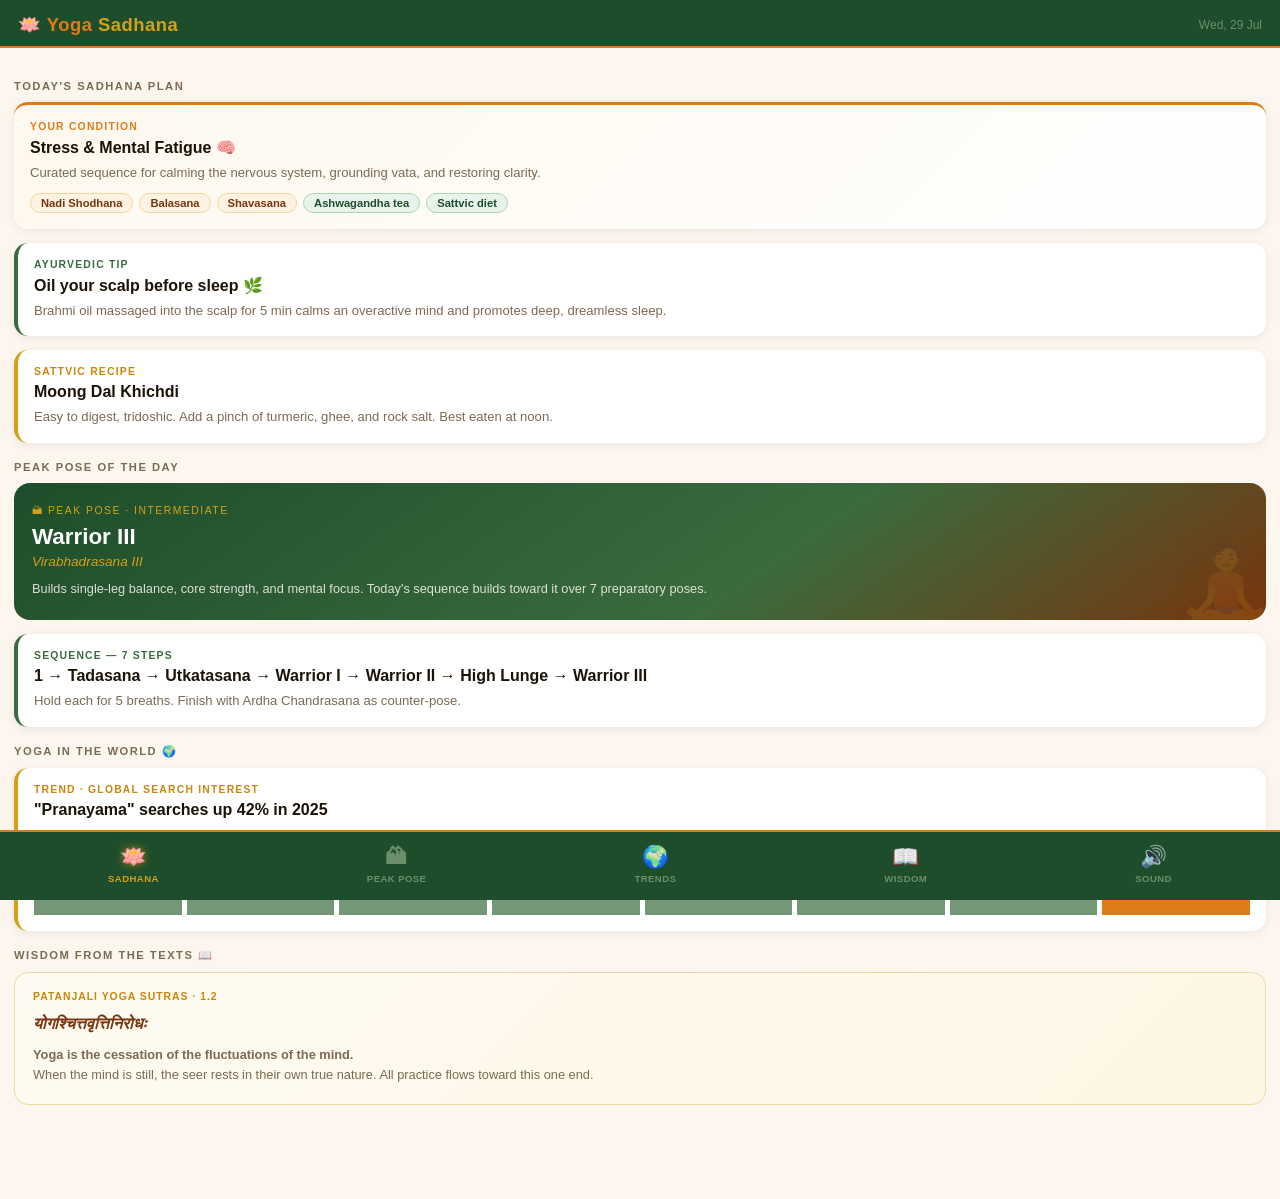
<file: .superpowers/brainstorm/58618-1785345657/content/app-shell.html>
<!DOCTYPE html>
<html lang="en">
<head>
<meta charset="UTF-8">
<meta name="viewport" content="width=device-width, initial-scale=1.0">
<title>Yoga Sadhana — App Shell Preview</title>
<style>
  * { box-sizing: border-box; margin: 0; padding: 0; }
  body { font-family: -apple-system, BlinkMacSystemFont, 'Segoe UI', sans-serif; background: #fdf6ee; color: #1c1207; }

  /* ── Palette ── */
  :root {
    --saffron:   #e07b1a;
    --turmeric:  #c9860d;
    --gold:      #d4a017;
    --forest:    #1e4d2b;
    --moss:      #3a6b3e;
    --sage:      #6b8f6b;
    --cream:     #fdf6ee;
    --bark:      #78350f;
    --text:      #1c1207;
    --muted:     #7c6a52;
  }

  /* ── Header ── */
  .app-header {
    background: var(--forest);
    color: var(--gold);
    padding: 14px 18px 10px;
    display: flex; align-items: center; justify-content: space-between;
    position: sticky; top: 0; z-index: 10;
    border-bottom: 2px solid var(--saffron);
  }
  .app-logo { font-size: 1.15rem; font-weight: 700; letter-spacing: 0.5px; }
  .app-logo span { color: var(--saffron); }
  .app-date { font-size: 0.75rem; color: var(--sage); }

  /* ── Content ── */
  .app-main { padding: 14px; padding-bottom: 80px; }

  /* ── Cards ── */
  .card {
    background: #fff;
    border-radius: 14px;
    padding: 16px;
    margin-bottom: 14px;
    border-left: 4px solid var(--saffron);
    box-shadow: 0 2px 10px rgba(28,18,7,0.07);
  }
  .card.green { border-left-color: var(--moss); }
  .card.gold  { border-left-color: var(--gold); }

  .card-tag {
    font-size: 0.65rem; font-weight: 700; letter-spacing: 1.2px;
    text-transform: uppercase; color: var(--saffron); margin-bottom: 6px;
  }
  .card.green .card-tag { color: var(--moss); }
  .card.gold  .card-tag { color: var(--turmeric); }

  .card h3 { font-size: 1rem; font-weight: 700; margin-bottom: 6px; color: var(--text); }
  .card p  { font-size: 0.82rem; color: var(--muted); line-height: 1.5; }

  .chips { display: flex; flex-wrap: wrap; gap: 6px; margin-top: 10px; }
  .chip {
    font-size: 0.7rem; padding: 3px 10px; border-radius: 99px;
    background: #fef3e2; color: var(--bark); font-weight: 600;
    border: 1px solid #f5d6a0;
  }
  .chip.green { background: #e8f4eb; color: var(--forest); border-color: #b0d4b8; }

  /* ── Pose card ── */
  .pose-hero {
    background: linear-gradient(145deg, var(--forest) 0%, var(--moss) 60%, var(--bark) 100%);
    border-radius: 16px;
    padding: 22px 18px;
    margin-bottom: 14px;
    color: var(--cream);
    position: relative; overflow: hidden;
  }
  .pose-hero::after {
    content: '🧘'; font-size: 5rem; opacity: 0.12;
    position: absolute; right: -10px; bottom: -10px;
  }
  .pose-hero .pose-tag { font-size: 0.65rem; letter-spacing: 1.5px; text-transform: uppercase; color: var(--gold); margin-bottom: 8px; }
  .pose-hero h2 { font-size: 1.4rem; font-weight: 800; color: #fff; margin-bottom: 4px; }
  .pose-hero .sanskrit { font-size: 0.85rem; color: var(--gold); font-style: italic; margin-bottom: 10px; }
  .pose-hero p { font-size: 0.8rem; color: rgba(253,246,238,0.85); line-height: 1.5; }

  /* ── Bottom nav ── */
  .bottom-nav {
    position: fixed; bottom: 0; left: 0; right: 0;
    background: var(--forest);
    border-top: 2px solid var(--saffron);
    display: flex; justify-content: space-around;
    padding: 8px 4px 12px;
    z-index: 10;
  }
  .nav-tab {
    display: flex; flex-direction: column; align-items: center;
    gap: 3px; background: none; border: none; cursor: pointer;
    color: var(--sage); font-size: 0.6rem; font-weight: 600;
    letter-spacing: 0.4px; text-transform: uppercase;
    padding: 4px 8px; border-radius: 10px;
    transition: color 0.2s;
  }
  .nav-tab.active { color: var(--gold); }
  .nav-tab .nav-icon { font-size: 1.35rem; }
  .nav-tab.active .nav-icon { filter: drop-shadow(0 0 4px rgba(212,160,23,0.7)); }

  /* ── Section label ── */
  .section-label {
    font-size: 0.7rem; font-weight: 700; letter-spacing: 1.5px;
    text-transform: uppercase; color: var(--muted); margin: 18px 0 10px;
  }

  /* ── Trend mini-chart placeholder ── */
  .trend-bar { display: flex; align-items: flex-end; gap: 5px; height: 60px; margin-top: 10px; }
  .trend-bar span {
    flex: 1; background: var(--moss); border-radius: 4px 4px 0 0; opacity: 0.7;
    transition: opacity 0.2s;
  }
  .trend-bar span.hi { background: var(--saffron); opacity: 1; }

  /* ── Shloka card ── */
  .shloka {
    background: linear-gradient(135deg, #fffbf2, #fef6e4);
    border: 1px solid #f0d9a0;
    border-radius: 14px; padding: 18px;
    margin-bottom: 14px;
  }
  .shloka .source { font-size: 0.65rem; color: var(--turmeric); font-weight: 700; letter-spacing: 1px; text-transform: uppercase; margin-bottom: 8px; }
  .shloka .verse { font-size: 1rem; color: var(--bark); font-weight: 600; line-height: 1.7; margin-bottom: 8px; font-style: italic; }
  .shloka .meaning { font-size: 0.8rem; color: var(--muted); line-height: 1.6; }
</style>
</head>
<body>

<header class="app-header">
  <span class="app-logo">🪷 <span>Yoga</span> Sadhana</span>
  <span class="app-date">Wed, 29 Jul</span>
</header>

<main class="app-main">

  <!-- ── TAB 1: Sadhana (Condition → Plan) ── -->
  <div class="section-label">Today's Sadhana Plan</div>

  <div class="card" style="background: linear-gradient(135deg,#fef8ee,#fff); border-left: none; border-top: 3px solid var(--saffron);">
    <div class="card-tag">Your Condition</div>
    <h3>Stress & Mental Fatigue 🧠</h3>
    <p>Curated sequence for calming the nervous system, grounding vata, and restoring clarity.</p>
    <div class="chips">
      <span class="chip">Nadi Shodhana</span>
      <span class="chip">Balasana</span>
      <span class="chip">Shavasana</span>
      <span class="chip green">Ashwagandha tea</span>
      <span class="chip green">Sattvic diet</span>
    </div>
  </div>

  <div class="card green">
    <div class="card-tag">Ayurvedic Tip</div>
    <h3>Oil your scalp before sleep 🌿</h3>
    <p>Brahmi oil massaged into the scalp for 5 min calms an overactive mind and promotes deep, dreamless sleep.</p>
  </div>

  <div class="card gold">
    <div class="card-tag">Sattvic Recipe</div>
    <h3>Moong Dal Khichdi</h3>
    <p>Easy to digest, tridoshic. Add a pinch of turmeric, ghee, and rock salt. Best eaten at noon.</p>
  </div>

  <!-- ── TAB 2: Peak Pose (sample) ── -->
  <div class="section-label">Peak Pose of the Day</div>

  <div class="pose-hero">
    <div class="pose-tag">🏔 Peak Pose · Intermediate</div>
    <h2>Warrior III</h2>
    <div class="sanskrit">Virabhadrasana III</div>
    <p>Builds single-leg balance, core strength, and mental focus. Today's sequence builds toward it over 7 preparatory poses.</p>
  </div>

  <div class="card green">
    <div class="card-tag">Sequence — 7 steps</div>
    <h3>1 → Tadasana → Utkatasana → Warrior I → Warrior II → High Lunge → Warrior III</h3>
    <p>Hold each for 5 breaths. Finish with Ardha Chandrasana as counter-pose.</p>
  </div>

  <!-- ── TAB 3: Trends (sample) ── -->
  <div class="section-label">Yoga in the World 🌍</div>

  <div class="card gold">
    <div class="card-tag">Trend · Global Search Interest</div>
    <h3>"Pranayama" searches up 42% in 2025</h3>
    <p>Driven by South Asia, UK, and USA. Nadi Shodhana and Bhramari lead. Source: Google Trends.</p>
    <div class="trend-bar">
      <span style="height:30%"></span>
      <span style="height:40%"></span>
      <span style="height:45%"></span>
      <span style="height:55%"></span>
      <span style="height:60%"></span>
      <span style="height:70%"></span>
      <span style="height:65%"></span>
      <span class="hi" style="height:100%"></span>
    </div>
  </div>

  <!-- ── TAB 4: Wisdom (sample) ── -->
  <div class="section-label">Wisdom from the Texts 📖</div>

  <div class="shloka">
    <div class="source">Patanjali Yoga Sutras · 1.2</div>
    <div class="verse">योगश्चित्तवृत्तिनिरोधः</div>
    <div class="meaning"><strong>Yoga is the cessation of the fluctuations of the mind.</strong><br>When the mind is still, the seer rests in their own true nature. All practice flows toward this one end.</div>
  </div>

</main>

<nav class="bottom-nav">
  <button class="nav-tab active">
    <span class="nav-icon">🪷</span>
    <span>Sadhana</span>
  </button>
  <button class="nav-tab">
    <span class="nav-icon">🏔</span>
    <span>Peak Pose</span>
  </button>
  <button class="nav-tab">
    <span class="nav-icon">🌍</span>
    <span>Trends</span>
  </button>
  <button class="nav-tab">
    <span class="nav-icon">📖</span>
    <span>Wisdom</span>
  </button>
  <button class="nav-tab">
    <span class="nav-icon">🔊</span>
    <span>Sound</span>
  </button>
</nav>

</body>
</html>
</file>
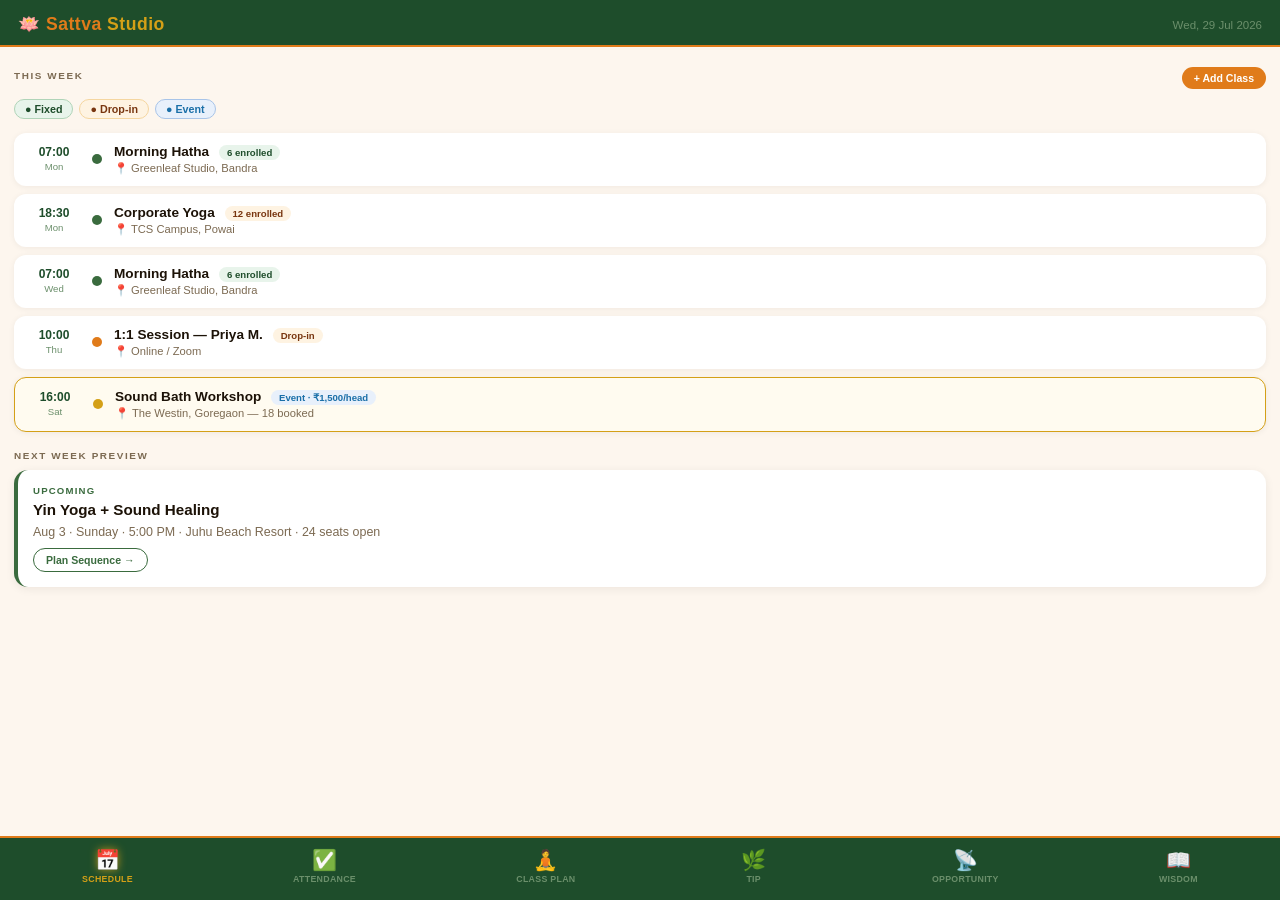
<file: .superpowers/brainstorm/59286-1785345834/content/full-app.html>
<!DOCTYPE html>
<html lang="en">
<head>
<meta charset="UTF-8">
<meta name="viewport" content="width=device-width, initial-scale=1.0">
<title>Sattva — Full App Mockup</title>
<style>
  * { box-sizing: border-box; margin: 0; padding: 0; }
  body { font-family: -apple-system, BlinkMacSystemFont, 'Segoe UI', sans-serif; background: #fdf6ee; color: #1c1207; }

  :root {
    --saffron:  #e07b1a;
    --turmeric: #c9860d;
    --gold:     #d4a017;
    --forest:   #1e4d2b;
    --moss:     #3a6b3e;
    --sage:     #6b8f6b;
    --cream:    #fdf6ee;
    --bark:     #78350f;
    --text:     #1c1207;
    --muted:    #7c6a52;
    --card-bg:  #ffffff;
    --red:      #c0392b;
    --blue:     #1a6fa8;
  }

  .app-header {
    background: var(--forest);
    color: var(--gold);
    padding: 14px 18px 10px;
    display: flex; align-items: center; justify-content: space-between;
    position: sticky; top: 0; z-index: 20;
    border-bottom: 2px solid var(--saffron);
  }
  .app-logo { font-size: 1.1rem; font-weight: 800; letter-spacing: 0.5px; }
  .app-logo em { color: var(--saffron); font-style: normal; }
  .app-date { font-size: 0.72rem; color: var(--sage); }

  .bottom-nav {
    position: fixed; bottom: 0; left: 0; right: 0;
    background: var(--forest);
    border-top: 2px solid var(--saffron);
    display: flex; justify-content: space-around;
    padding: 7px 2px 13px; z-index: 20;
  }
  .nav-tab {
    display: flex; flex-direction: column; align-items: center; gap: 2px;
    background: none; border: none; cursor: pointer;
    color: var(--sage); font-size: 0.55rem; font-weight: 700;
    letter-spacing: 0.3px; text-transform: uppercase; padding: 3px 6px;
    border-radius: 8px; transition: color 0.2s; min-width: 48px;
  }
  .nav-tab .ni { font-size: 1.25rem; }
  .nav-tab.active { color: var(--gold); }
  .nav-tab.active .ni { filter: drop-shadow(0 0 4px rgba(212,160,23,0.8)); }

  .panel { display: none; padding: 14px; padding-bottom: 88px; }
  .panel.active { display: block; }

  /* ── Shared components ── */
  .sec-label {
    font-size: 0.62rem; font-weight: 800; letter-spacing: 1.6px;
    text-transform: uppercase; color: var(--muted); margin: 18px 0 9px;
  }
  .card {
    background: var(--card-bg); border-radius: 14px; padding: 15px;
    margin-bottom: 12px; box-shadow: 0 2px 10px rgba(28,18,7,0.07);
    border-left: 4px solid var(--saffron);
  }
  .card.green  { border-left-color: var(--moss); }
  .card.gold   { border-left-color: var(--gold); }
  .card.blue   { border-left-color: var(--blue); }
  .card.red    { border-left-color: var(--red); }
  .card.flat   { border-left: none; border-top: 3px solid var(--saffron); }
  .ctag {
    font-size: 0.6rem; font-weight: 800; letter-spacing: 1.2px;
    text-transform: uppercase; color: var(--saffron); margin-bottom: 5px;
  }
  .card.green .ctag { color: var(--moss); }
  .card.gold  .ctag { color: var(--turmeric); }
  .card.blue  .ctag { color: var(--blue); }
  .card.red   .ctag { color: var(--red); }
  .card h3 { font-size: 0.95rem; font-weight: 700; margin-bottom: 5px; }
  .card p  { font-size: 0.78rem; color: var(--muted); line-height: 1.55; }
  .badge {
    display: inline-block; font-size: 0.6rem; font-weight: 700;
    padding: 2px 8px; border-radius: 99px; margin-left: 6px; vertical-align: middle;
  }
  .badge-green { background: #e8f4eb; color: var(--forest); }
  .badge-orange { background: #fef3e2; color: var(--bark); }
  .badge-blue { background: #e8f0fb; color: var(--blue); }
  .badge-red { background: #fdecea; color: var(--red); }
  .chips { display: flex; flex-wrap: wrap; gap: 5px; margin-top: 9px; }
  .chip {
    font-size: 0.67rem; padding: 3px 10px; border-radius: 99px;
    background: #fef3e2; color: var(--bark); font-weight: 600;
    border: 1px solid #f5d6a0;
  }
  .chip.g { background: #e8f4eb; color: var(--forest); border-color: #b0d4b8; }
  .chip.b { background: #e8f0fb; color: var(--blue); border-color: #a8c4e8; }
  .row { display: flex; gap: 10px; }
  .row .card { flex: 1; }
  .btn {
    display: inline-block; padding: 7px 16px; border-radius: 99px;
    font-size: 0.72rem; font-weight: 700; cursor: pointer; border: none;
    background: var(--saffron); color: #fff; margin-top: 10px;
  }
  .btn.outline {
    background: none; border: 1.5px solid var(--moss); color: var(--moss);
  }
  .btn.sm { padding: 5px 12px; font-size: 0.66rem; margin-top: 6px; }
  .divider { height: 1px; background: #ede4d8; margin: 14px 0; }

  /* ── TAB 1: Schedule ── */
  .class-row {
    display: flex; align-items: center; gap: 12px;
    padding: 11px 14px; background: #fff; border-radius: 12px;
    margin-bottom: 8px; box-shadow: 0 1px 6px rgba(28,18,7,0.06);
  }
  .class-time {
    min-width: 52px; text-align: center;
    font-size: 0.75rem; font-weight: 800; color: var(--forest);
    line-height: 1.3;
  }
  .class-time span { display: block; font-size: 0.6rem; font-weight: 400; color: var(--sage); }
  .class-info { flex: 1; }
  .class-info h4 { font-size: 0.85rem; font-weight: 700; margin-bottom: 2px; }
  .class-info p  { font-size: 0.7rem; color: var(--muted); }
  .class-dot {
    width: 10px; height: 10px; border-radius: 50%; flex-shrink: 0;
  }
  .dot-fixed { background: var(--moss); }
  .dot-adhoc { background: var(--saffron); }
  .dot-event { background: var(--gold); }

  /* ── TAB 2: Attendance ── */
  .attend-table { width: 100%; border-collapse: collapse; font-size: 0.75rem; }
  .attend-table th {
    text-align: left; padding: 6px 8px;
    font-size: 0.6rem; letter-spacing: 1px; text-transform: uppercase;
    color: var(--muted); border-bottom: 1px solid #ede4d8;
  }
  .attend-table td { padding: 9px 8px; border-bottom: 1px solid #f5ece0; }
  .attend-table tr:last-child td { border-bottom: none; }
  .tick { color: var(--moss); font-size: 1rem; }
  .cross { color: var(--red); font-size: 1rem; }
  .inv-row {
    display: flex; align-items: center; justify-content: space-between;
    padding: 10px 14px; background: #fff; border-radius: 12px;
    margin-bottom: 8px; box-shadow: 0 1px 6px rgba(28,18,7,0.06);
  }
  .inv-name { font-size: 0.85rem; font-weight: 700; }
  .inv-meta { font-size: 0.68rem; color: var(--muted); margin-top: 2px; }
  .inv-amt  { font-size: 1rem; font-weight: 800; color: var(--forest); }

  /* ── TAB 3: Class Plan ── */
  .week-grid { display: grid; grid-template-columns: 1fr 1fr; gap: 8px; margin-bottom: 12px; }
  .day-card {
    background: #fff; border-radius: 12px; padding: 11px 12px;
    box-shadow: 0 1px 6px rgba(28,18,7,0.06); border-top: 3px solid var(--moss);
  }
  .day-card.today { border-top-color: var(--saffron); }
  .day-name { font-size: 0.62rem; font-weight: 800; letter-spacing: 1px; text-transform: uppercase; color: var(--muted); margin-bottom: 5px; }
  .day-card.today .day-name { color: var(--saffron); }
  .day-card h4 { font-size: 0.8rem; font-weight: 700; margin-bottom: 3px; }
  .day-card p  { font-size: 0.68rem; color: var(--muted); }

  /* ── TAB 4: Tip ── */
  .tip-hero {
    background: linear-gradient(145deg, var(--forest), var(--moss));
    border-radius: 16px; padding: 20px 18px; margin-bottom: 14px;
    color: var(--cream); position: relative; overflow: hidden;
  }
  .tip-hero::after { content:'🌿'; font-size:5rem; opacity:0.1; position:absolute; right:-8px; bottom:-8px; }
  .tip-hero .th-tag { font-size:0.6rem; letter-spacing:1.5px; text-transform:uppercase; color:var(--gold); margin-bottom:7px; }
  .tip-hero h2 { font-size:1.2rem; font-weight:800; color:#fff; margin-bottom:6px; }
  .tip-hero p  { font-size:0.78rem; color:rgba(253,246,238,0.85); line-height:1.6; }
  .ailment-chip {
    display: inline-block; font-size: 0.67rem; padding: 4px 12px;
    border-radius: 99px; border: 1.5px solid var(--saffron);
    color: var(--saffron); font-weight: 700; margin: 4px 4px 0 0; cursor: pointer;
  }
  .ailment-chip.sel { background: var(--saffron); color: #fff; }

  /* ── TAB 5: Opportunity ── */
  .opp-hero {
    background: linear-gradient(135deg, #0f2d1a, #1e4d2b);
    border-radius: 16px; padding: 18px; margin-bottom: 14px; color: var(--cream);
  }
  .opp-hero .oh-tag { font-size:0.6rem; letter-spacing:1.5px; text-transform:uppercase; color:var(--gold); margin-bottom:6px; }
  .opp-hero h2 { font-size:1.1rem; font-weight:800; color:#fff; margin-bottom:5px; }
  .opp-hero p  { font-size:0.75rem; color:rgba(253,246,238,0.8); line-height:1.5; }
  .trend-bar { display:flex; align-items:flex-end; gap:4px; height:50px; margin-top:10px; }
  .trend-bar span { flex:1; background:var(--moss); border-radius:3px 3px 0 0; opacity:0.7; }
  .trend-bar span.hi { background:var(--saffron); opacity:1; }
  .venue-row {
    display:flex; align-items:center; gap:10px; padding:10px 13px;
    background:#fff; border-radius:12px; margin-bottom:8px;
    box-shadow:0 1px 6px rgba(28,18,7,0.06);
  }
  .venue-icon { font-size:1.6rem; }
  .venue-info { flex:1; }
  .venue-info h4 { font-size:0.82rem; font-weight:700; margin-bottom:2px; }
  .venue-info p  { font-size:0.68rem; color:var(--muted); }
  .diff-card {
    background: linear-gradient(135deg, #fef8ee, #fff8e8);
    border: 1px solid #f0d9a0; border-radius: 14px; padding: 15px; margin-bottom: 12px;
  }
  .diff-card .dc-tag { font-size:0.6rem; font-weight:800; letter-spacing:1px; text-transform:uppercase; color:var(--turmeric); margin-bottom:6px; }
  .diff-card h3 { font-size:0.9rem; font-weight:700; margin-bottom:5px; }
  .diff-card p  { font-size:0.75rem; color:var(--muted); line-height:1.55; }

  /* ── TAB 6: Wisdom ── */
  .text-selector { display:flex; gap:8px; margin-bottom:16px; overflow-x:auto; padding-bottom:4px; }
  .text-btn {
    flex-shrink:0; font-size:0.68rem; font-weight:700; padding:6px 14px;
    border-radius:99px; border:1.5px solid var(--forest); color:var(--forest);
    background:none; cursor:pointer;
  }
  .text-btn.sel { background:var(--forest); color:var(--gold); }
  .shloka {
    background: linear-gradient(135deg, #fffbf2, #fef6e4);
    border:1px solid #f0d9a0; border-radius:14px; padding:18px; margin-bottom:14px;
  }
  .shloka .src { font-size:0.62rem; color:var(--turmeric); font-weight:800; letter-spacing:1px; text-transform:uppercase; margin-bottom:7px; }
  .shloka .verse { font-size:1rem; color:var(--bark); font-weight:700; line-height:1.8; margin-bottom:8px; font-style:italic; }
  .shloka .trans { font-size:0.8rem; color:var(--text); font-weight:600; margin-bottom:8px; }
  .interp {
    border-top:1px solid #f0d9a0; padding-top:10px; margin-top:10px;
  }
  .interp-item { margin-bottom:10px; }
  .interp-name { font-size:0.65rem; font-weight:800; color:var(--moss); margin-bottom:3px; }
  .interp-text { font-size:0.75rem; color:var(--muted); line-height:1.6; }
</style>
</head>
<body>

<header class="app-header">
  <span class="app-logo">🪷 <em>Sattva</em> Studio</span>
  <span class="app-date">Wed, 29 Jul 2026</span>
</header>

<!-- ═══════════════════════════════════════════
     TAB 1 — SCHEDULE
════════════════════════════════════════════ -->
<div class="panel active" id="panel-schedule">

  <div style="display:flex;align-items:center;justify-content:space-between;margin-bottom:4px;">
    <div class="sec-label" style="margin:0">This Week</div>
    <button class="btn sm">+ Add Class</button>
  </div>

  <div style="display:flex;gap:6px;margin-bottom:14px;margin-top:10px;">
    <span class="chip g">● Fixed</span>
    <span class="chip">● Drop-in</span>
    <span class="chip b">● Event</span>
  </div>

  <div class="class-row">
    <div class="class-time">07:00<span>Mon</span></div>
    <div class="class-dot dot-fixed"></div>
    <div class="class-info">
      <h4>Morning Hatha <span class="badge badge-green">6 enrolled</span></h4>
      <p>📍 Greenleaf Studio, Bandra</p>
    </div>
  </div>
  <div class="class-row">
    <div class="class-time">18:30<span>Mon</span></div>
    <div class="class-dot dot-fixed"></div>
    <div class="class-info">
      <h4>Corporate Yoga <span class="badge badge-orange">12 enrolled</span></h4>
      <p>📍 TCS Campus, Powai</p>
    </div>
  </div>
  <div class="class-row">
    <div class="class-time">07:00<span>Wed</span></div>
    <div class="class-dot dot-fixed"></div>
    <div class="class-info">
      <h4>Morning Hatha <span class="badge badge-green">6 enrolled</span></h4>
      <p>📍 Greenleaf Studio, Bandra</p>
    </div>
  </div>
  <div class="class-row">
    <div class="class-time">10:00<span>Thu</span></div>
    <div class="class-dot dot-adhoc"></div>
    <div class="class-info">
      <h4>1:1 Session — Priya M. <span class="badge badge-orange">Drop-in</span></h4>
      <p>📍 Online / Zoom</p>
    </div>
  </div>
  <div class="class-row" style="border:1.5px solid var(--gold); background:#fffbf0;">
    <div class="class-time">16:00<span>Sat</span></div>
    <div class="class-dot dot-event"></div>
    <div class="class-info">
      <h4>Sound Bath Workshop <span class="badge badge-blue">Event · ₹1,500/head</span></h4>
      <p>📍 The Westin, Goregaon — 18 booked</p>
    </div>
  </div>

  <div class="sec-label">Next Week Preview</div>
  <div class="card green">
    <div class="ctag">Upcoming</div>
    <h3>Yin Yoga + Sound Healing</h3>
    <p>Aug 3 · Sunday · 5:00 PM · Juhu Beach Resort · 24 seats open</p>
    <button class="btn sm outline">Plan Sequence →</button>
  </div>
</div>

<!-- ═══════════════════════════════════════════
     TAB 2 — ATTENDANCE & INVOICES
════════════════════════════════════════════ -->
<div class="panel" id="panel-attend">

  <div class="sec-label">Morning Hatha · Wed 29 Jul · 07:00</div>

  <div class="card flat" style="padding:0;overflow:hidden;">
    <table class="attend-table">
      <thead>
        <tr>
          <th>Participant</th>
          <th>Plan</th>
          <th>Present</th>
          <th>Sessions left</th>
        </tr>
      </thead>
      <tbody>
        <tr>
          <td><strong>Ananya S.</strong></td>
          <td><span class="badge badge-green">Monthly ×12</span></td>
          <td><span class="tick">✓</span></td>
          <td>4</td>
        </tr>
        <tr>
          <td><strong>Rajan K.</strong></td>
          <td><span class="badge badge-green">Monthly ×8</span></td>
          <td><span class="tick">✓</span></td>
          <td>1 ⚠️</td>
        </tr>
        <tr>
          <td><strong>Meera T.</strong></td>
          <td><span class="badge badge-orange">Drop-in</span></td>
          <td><span class="tick">✓</span></td>
          <td>—</td>
        </tr>
        <tr>
          <td><strong>Suresh P.</strong></td>
          <td><span class="badge badge-green">Monthly ×12</span></td>
          <td><span class="cross">✗</span></td>
          <td>6</td>
        </tr>
        <tr>
          <td><strong>Divya R.</strong></td>
          <td><span class="badge badge-orange">Drop-in</span></td>
          <td><span class="tick">✓</span></td>
          <td>—</td>
        </tr>
      </tbody>
    </table>
  </div>

  <div class="sec-label">Invoices — July 2026</div>

  <div class="inv-row">
    <div>
      <div class="inv-name">Ananya S.</div>
      <div class="inv-meta">Monthly ×12 · 11/12 attended · Due Aug 1</div>
    </div>
    <div style="text-align:right">
      <div class="inv-amt">₹4,800</div>
      <span class="badge badge-green">Paid</span>
    </div>
  </div>
  <div class="inv-row">
    <div>
      <div class="inv-name">Rajan K.</div>
      <div class="inv-meta">Monthly ×8 · 7/8 attended · Due Aug 1</div>
    </div>
    <div style="text-align:right">
      <div class="inv-amt">₹3,200</div>
      <span class="badge badge-red">Pending</span>
    </div>
  </div>
  <div class="inv-row">
    <div>
      <div class="inv-name">Sound Bath · Westin</div>
      <div class="inv-meta">Event · 18 participants × ₹1,500</div>
    </div>
    <div style="text-align:right">
      <div class="inv-amt">₹27,000</div>
      <span class="badge badge-orange">Draft</span>
    </div>
  </div>

  <button class="btn" style="width:100%;text-align:center;margin-top:4px;">📄 Generate All Pending Invoices</button>
</div>

<!-- ═══════════════════════════════════════════
     TAB 3 — CLASS PLAN
════════════════════════════════════════════ -->
<div class="panel" id="panel-plan">

  <div class="sec-label">Week Theme</div>
  <div class="card gold">
    <div class="ctag">This Week · Jul 28 – Aug 3</div>
    <h3>🌊 Surrender & Trust — Ishvara Pranidhana</h3>
    <p>Focus on deep backbends, heart-opening poses, and long holds. Pranayama: Bhramari & Nadi Shodhana. Sound: 432 Hz + Tibetan bowls.</p>
  </div>

  <div class="sec-label">Daily Plan</div>
  <div class="week-grid">
    <div class="day-card">
      <div class="day-name">Monday</div>
      <h4>Sun Salutations + Twists</h4>
      <p>Energise · 60 min</p>
    </div>
    <div class="day-card today">
      <div class="day-name">Wednesday · Today</div>
      <h4>Heart Openers + Bhujangasana</h4>
      <p>Saffron theme · 60 min</p>
    </div>
    <div class="day-card">
      <div class="day-name">Thursday</div>
      <h4>1:1 · Priya — Lower back</h4>
      <p>Therapeutic · 45 min</p>
    </div>
    <div class="day-card">
      <div class="day-name">Saturday</div>
      <h4>Sound Bath Workshop</h4>
      <p>Westin · 90 min</p>
    </div>
  </div>

  <div class="sec-label">Today's Sequence — Heart Openers</div>
  <div class="card green">
    <div class="ctag">Sequence · 60 min</div>
    <h3>7-pose build to Ustrasana (Camel)</h3>
    <p>Balasana → Cat-Cow → Sphinx → Bhujangasana → Dhanurasana → Setu Bandha → <strong>Ustrasana</strong></p>
    <div class="chips">
      <span class="chip g">Nadi Shodhana (10 min)</span>
      <span class="chip">Savasana (10 min)</span>
    </div>
    <button class="btn sm outline">Edit Sequence</button>
  </div>

  <div class="card">
    <div class="ctag">Sound Layer</div>
    <h3>🔊 432 Hz + Heart Chakra (Anahata)</h3>
    <p>Play during Savasana. Tibetan singing bowls in F note. Duration: 12 min.</p>
  </div>
</div>

<!-- ═══════════════════════════════════════════
     TAB 4 — TIP OF THE DAY
════════════════════════════════════════════ -->
<div class="panel" id="panel-tip">

  <div class="tip-hero">
    <div class="th-tag">🌿 Yoga + Ayurveda · Today's Focus</div>
    <h2>Chronic Lower Back Pain</h2>
    <p>A combination of vata imbalance and weak core. Today's sequence and dietary tips address root cause, not just symptom relief.</p>
  </div>

  <div class="sec-label">Select Ailment / Condition</div>
  <div style="margin-bottom:14px;">
    <span class="ailment-chip sel">Lower Back Pain</span>
    <span class="ailment-chip">Anxiety</span>
    <span class="ailment-chip">Insomnia</span>
    <span class="ailment-chip">Digestive Issues</span>
    <span class="ailment-chip">Migraine</span>
    <span class="ailment-chip">Hypertension</span>
    <span class="ailment-chip">Fatigue</span>
    <span class="ailment-chip">Knee Pain</span>
    <span class="ailment-chip">Hormonal Balance</span>
    <span class="ailment-chip">Grief / Loss</span>
  </div>

  <div class="card">
    <div class="ctag">Yoga Rx</div>
    <h3>Asanas for Lower Back</h3>
    <p>Supta Padangusthasana · Pawanmuktasana · Apanasana · Setu Bandha · Gentle twists. Avoid deep forward folds initially.</p>
    <div class="chips">
      <span class="chip">Avoid: Paschimottanasana</span>
      <span class="chip">Duration: 30–40 min</span>
    </div>
  </div>

  <div class="card green">
    <div class="ctag">Ayurvedic Rx</div>
    <h3>Warm Sesame Oil Self-Massage (Abhyanga)</h3>
    <p>Massage lumbar region with warm sesame oil for 10 min before bath. Pacifies vata in the lower body. Do daily for 7 days.</p>
  </div>

  <div class="card gold">
    <div class="ctag">Sattvic Diet</div>
    <h3>Reduce Rajasic & Tamasic Foods</h3>
    <p>Avoid cold, dry, raw foods. Favour warm soups, ghee, well-cooked grains. Trikatu churna with warm water after meals aids digestion and reduces vata.</p>
  </div>
</div>

<!-- ═══════════════════════════════════════════
     TAB 5 — OPPORTUNITY
════════════════════════════════════════════ -->
<div class="panel" id="panel-opp">

  <div class="opp-hero">
    <div class="oh-tag">📡 Market Radar · Updated Today</div>
    <h2>Sound Healing is having a moment</h2>
    <p>"Sound Bath" searches +68% YoY in India. Corporate wellness & luxury hospitality are the fastest-growing segments.</p>
    <div class="trend-bar">
      <span style="height:25%"></span>
      <span style="height:35%"></span>
      <span style="height:40%"></span>
      <span style="height:50%"></span>
      <span style="height:58%"></span>
      <span style="height:72%"></span>
      <span style="height:80%"></span>
      <span class="hi" style="height:100%"></span>
    </div>
  </div>

  <div class="sec-label">Trending Right Now 🔥</div>
  <div class="card">
    <div class="ctag">Instagram · India</div>
    <h3>#SoundBath trending — 2.3M posts</h3>
    <p>Reels showing Tibetan bowl sessions in nature settings getting 10×+ engagement vs. mat-based yoga content.</p>
    <div class="chips"><span class="chip">#NadaYoga</span><span class="chip">#SoundHealing</span><span class="chip">#432Hz</span></div>
  </div>
  <div class="card gold">
    <div class="ctag">YouTube · Global</div>
    <h3>"Yoga Nidra for Sleep" — 890K searches/month</h3>
    <p>Opportunity: 45-min Yoga Nidra + Sound Bath combo class. Barely offered in Mumbai studios.</p>
  </div>

  <div class="sec-label">Venues to Approach 📍</div>
  <div class="venue-row">
    <div class="venue-icon">🏨</div>
    <div class="venue-info">
      <h4>JW Marriott, Juhu <span class="badge badge-blue">High Value</span></h4>
      <p>Spa has no resident yoga teacher. Weekend sound bath = ₹2,500–4,000/head potential.</p>
    </div>
  </div>
  <div class="venue-row">
    <div class="venue-icon">🏢</div>
    <div class="venue-info">
      <h4>Nykaa HQ, Andheri <span class="badge badge-green">Corporate</span></h4>
      <p>200+ employees. No wellness program listed. 2×/week corporate yoga = ₹40–60K/month.</p>
    </div>
  </div>
  <div class="venue-row">
    <div class="venue-icon">🏡</div>
    <div class="venue-info">
      <h4>The Hive Co-working, BKC <span class="badge badge-orange">Growing</span></h4>
      <p>Hosts wellness events. Lunch-break yoga sessions gap identified. Easy entry point.</p>
    </div>
  </div>
  <div class="venue-row">
    <div class="venue-icon">🌴</div>
    <div class="venue-info">
      <h4>Aamby Valley Resort <span class="badge badge-blue">Weekend Retreat</span></h4>
      <p>2-hr drive from Mumbai. No yoga retreat offering. Sound Bath Retreat weekend = premium pricing.</p>
    </div>
  </div>

  <div class="sec-label">Your Differentiation Edge ✨</div>
  <div class="diff-card">
    <div class="dc-tag">Gap in the Market</div>
    <h3>Nobody combines Nada Yoga + Ayurvedic sequencing</h3>
    <p>Most teachers offer either yoga OR sound healing. You can offer a <strong>complete system</strong> — asana curated by dosha, followed by nada therapy tuned to that dosha. No one in Mumbai is framing it this way.</p>
  </div>
  <div class="diff-card">
    <div class="dc-tag">Pricing Opportunity</div>
    <h3>Therapeutic Yoga is under-priced in India</h3>
    <p>Psychosomatic condition-specific classes (anxiety, IBS, chronic pain) command 2–3× standard rates in London/NYC. Indian urban market is 18 months behind — get there first.</p>
  </div>
</div>

<!-- ═══════════════════════════════════════════
     TAB 6 — WISDOM
════════════════════════════════════════════ -->
<div class="panel" id="panel-wisdom">

  <div class="sec-label">Choose Your Text</div>
  <div class="text-selector">
    <button class="text-btn sel">Yoga Sutras</button>
    <button class="text-btn">Bhagavad Gita</button>
    <button class="text-btn">Upanishads</button>
    <button class="text-btn">Hatha Yoga Pradipika</button>
  </div>

  <div class="shloka">
    <div class="src">Patanjali Yoga Sutras · 1.2</div>
    <div class="verse">योगश्चित्तवृत्तिनिरोधः</div>
    <div class="trans">Yoga is the cessation of the fluctuations of the mind.</div>
    <div class="interp">
      <div class="interp-item">
        <div class="interp-name">B.K.S. Iyengar</div>
        <div class="interp-text">"The fluctuations of consciousness are controlled through practice and detachment. When the mind is still, the soul is revealed in its own light."</div>
      </div>
      <div class="interp-item">
        <div class="interp-name">Sadhguru</div>
        <div class="interp-text">"Yoga is not about controlling the mind — it is about becoming free of the compulsiveness of the mind. The moment you are not compelled, you are in yoga."</div>
      </div>
      <div class="interp-item">
        <div class="interp-name">Osho</div>
        <div class="interp-text">"The mind is like a lake. When there is no wind, it becomes a mirror — and in that mirror, the sky is reflected perfectly. That reflection is samadhi."</div>
      </div>
    </div>
  </div>

  <div class="shloka">
    <div class="src">Patanjali Yoga Sutras · 1.14</div>
    <div class="verse">स तु दीर्घकालनैरन्तर्यसत्काराऽऽसेवितो दृढभूमिः</div>
    <div class="trans">Practice becomes firmly grounded when it is pursued sincerely and without interruption over a long time.</div>
    <div class="interp">
      <div class="interp-item">
        <div class="interp-name">Swami Vivekananda</div>
        <div class="interp-text">"Long, uninterrupted, sincere practice is the only way. There are no shortcuts to the divine. Time, love, and consistency are the only currency."</div>
      </div>
      <div class="interp-item">
        <div class="interp-name">Thich Nhat Hanh</div>
        <div class="interp-text">"Each breath is the practice. Each step is the practice. The continuity is not in the hours spent, but in the quality of attention brought to each moment."</div>
      </div>
    </div>
  </div>

</div>

<!-- Bottom Nav -->
<nav class="bottom-nav">
  <button class="nav-tab active" onclick="showTab('schedule',this)">
    <span class="ni">📅</span><span>Schedule</span>
  </button>
  <button class="nav-tab" onclick="showTab('attend',this)">
    <span class="ni">✅</span><span>Attendance</span>
  </button>
  <button class="nav-tab" onclick="showTab('plan',this)">
    <span class="ni">🧘</span><span>Class Plan</span>
  </button>
  <button class="nav-tab" onclick="showTab('tip',this)">
    <span class="ni">🌿</span><span>Tip</span>
  </button>
  <button class="nav-tab" onclick="showTab('opp',this)">
    <span class="ni">📡</span><span>Opportunity</span>
  </button>
  <button class="nav-tab" onclick="showTab('wisdom',this)">
    <span class="ni">📖</span><span>Wisdom</span>
  </button>
</nav>

<script>
function showTab(id, btn) {
  document.querySelectorAll('.panel').forEach(p => p.classList.remove('active'));
  document.querySelectorAll('.nav-tab').forEach(t => t.classList.remove('active'));
  document.getElementById('panel-' + id).classList.add('active');
  btn.classList.add('active');
}
document.querySelectorAll('.text-btn').forEach(b => {
  b.addEventListener('click', () => {
    document.querySelectorAll('.text-btn').forEach(x => x.classList.remove('sel'));
    b.classList.add('sel');
  });
});
</script>
</body>
</html>
</file>
